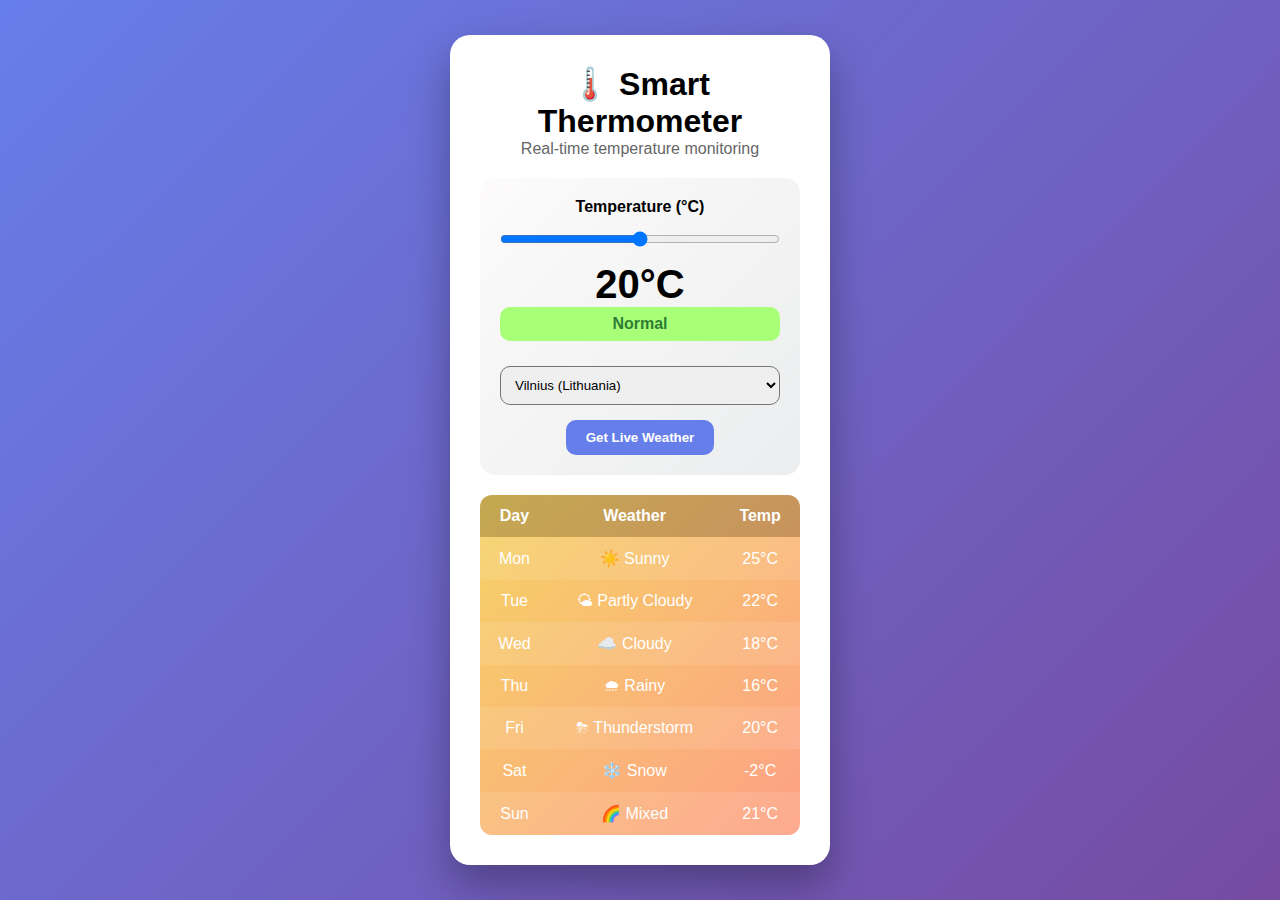
<file: homework2/index.html>
<!DOCTYPE html>
<html lang="en">
<head>
  <meta charset="UTF-8">
  <title>Smart Thermometer</title>
  <meta name="viewport" content="width=device-width, initial-scale=1.0">

  <!-- CSS -->
  <link rel="stylesheet" href="style.css">
</head>

<body>

  <div class="app">
    <h1>🌡️ Smart Thermometer</h1>
    <p class="subtitle">Real-time temperature monitoring</p>

    <div class="thermo-card">
      <p class="label">Temperature (°C)</p>

      <input 
        type="range" 
        min="-10" 
        max="50" 
        value="20" 
        id="tempRange"
      >

      <div id="temperature" class="temperature">20°C</div>
      <div id="status" class="status normal">Normal</div>

      <!-- City Selector -->
      <select id="citySelect">
        <option value="Vilnius">Vilnius (Lithuania)</option>
        <option value="London">London (UK)</option>
        <option value="New York">New York (USA)</option>
        <option value="Tokyo">Tokyo (Japan)</option>
        <option value="Delhi">Delhi (India)</option>
      </select>

      <button id="liveBtn">Get Live Weather</button>
    </div>

    <!-- Weather Table -->
    <table>
      <tr>
        <th>Day</th>
        <th>Weather</th>
        <th>Temp</th>
      </tr>
      <tr><td>Mon</td><td>☀️ Sunny</td><td>25°C</td></tr>
      <tr><td>Tue</td><td>🌤 Partly Cloudy</td><td>22°C</td></tr>
      <tr><td>Wed</td><td>☁️ Cloudy</td><td>18°C</td></tr>
      <tr><td>Thu</td><td>🌧 Rainy</td><td>16°C</td></tr>
      <tr><td>Fri</td><td>⛈ Thunderstorm</td><td>20°C</td></tr>
      <tr><td>Sat</td><td>❄️ Snow</td><td>-2°C</td></tr>
      <tr><td>Sun</td><td>🌈 Mixed</td><td>21°C</td></tr>
    </table>
  </div>

  <!-- JS -->
  <script src="script.js"></script>
</body>
</html>
</file>
<file: homework2/style.css>
* {
  margin: 0;
  padding: 0;
  box-sizing: border-box;
  font-family: "Poppins", sans-serif;
}

body {
  min-height: 100vh;
  display: flex;
  align-items: center;
  justify-content: center;
  background: linear-gradient(135deg, #667eea, #764ba2);
}

.app {
  background: #fff;
  width: 380px;
  padding: 30px;
  border-radius: 20px;
  text-align: center;
  box-shadow: 0 20px 40px rgba(0,0,0,0.3);
}

.subtitle {
  color: #666;
  margin-bottom: 20px;
}

.thermo-card {
  background: linear-gradient(135deg, #fdfbfb, #ebedee);
  padding: 20px;
  border-radius: 15px;
}

.label {
  font-weight: 600;
}

input[type="range"] {
  width: 100%;
  margin: 15px 0;
}

.temperature {
  font-size: 2.5rem;
  font-weight: 700;
}

.status {
  font-weight: 600;
  padding: 8px;
  border-radius: 10px;
  margin-bottom: 15px;
}

.cold { background: #74ebd5; color: #004d40; }
.normal { background: #a8ff78; color: #2e7d32; }
.hot { background: #ff9a9e; color: #b71c1c; }

select {
  width: 100%;
  padding: 10px;
  border-radius: 10px;
  margin-top: 10px;
}

button {
  margin-top: 15px;
  padding: 10px 20px;
  border-radius: 10px;
  border: none;
  background: #667eea;
  color: white;
  font-weight: 600;
  cursor: pointer;
}

button:hover {
  background: #5a6de0;
}

table {
  width: 100%;
  margin-top: 20px;
  border-collapse: collapse;
  border-radius: 12px;
  overflow: hidden;
  background: linear-gradient(135deg, #f6d365, #fda085);
  color: white;
}

th, td {
  padding: 12px;
}

th {
  background: rgba(0,0,0,0.2);
}

tr:nth-child(even) {
  background: rgba(255,255,255,0.1);
}
</file>
